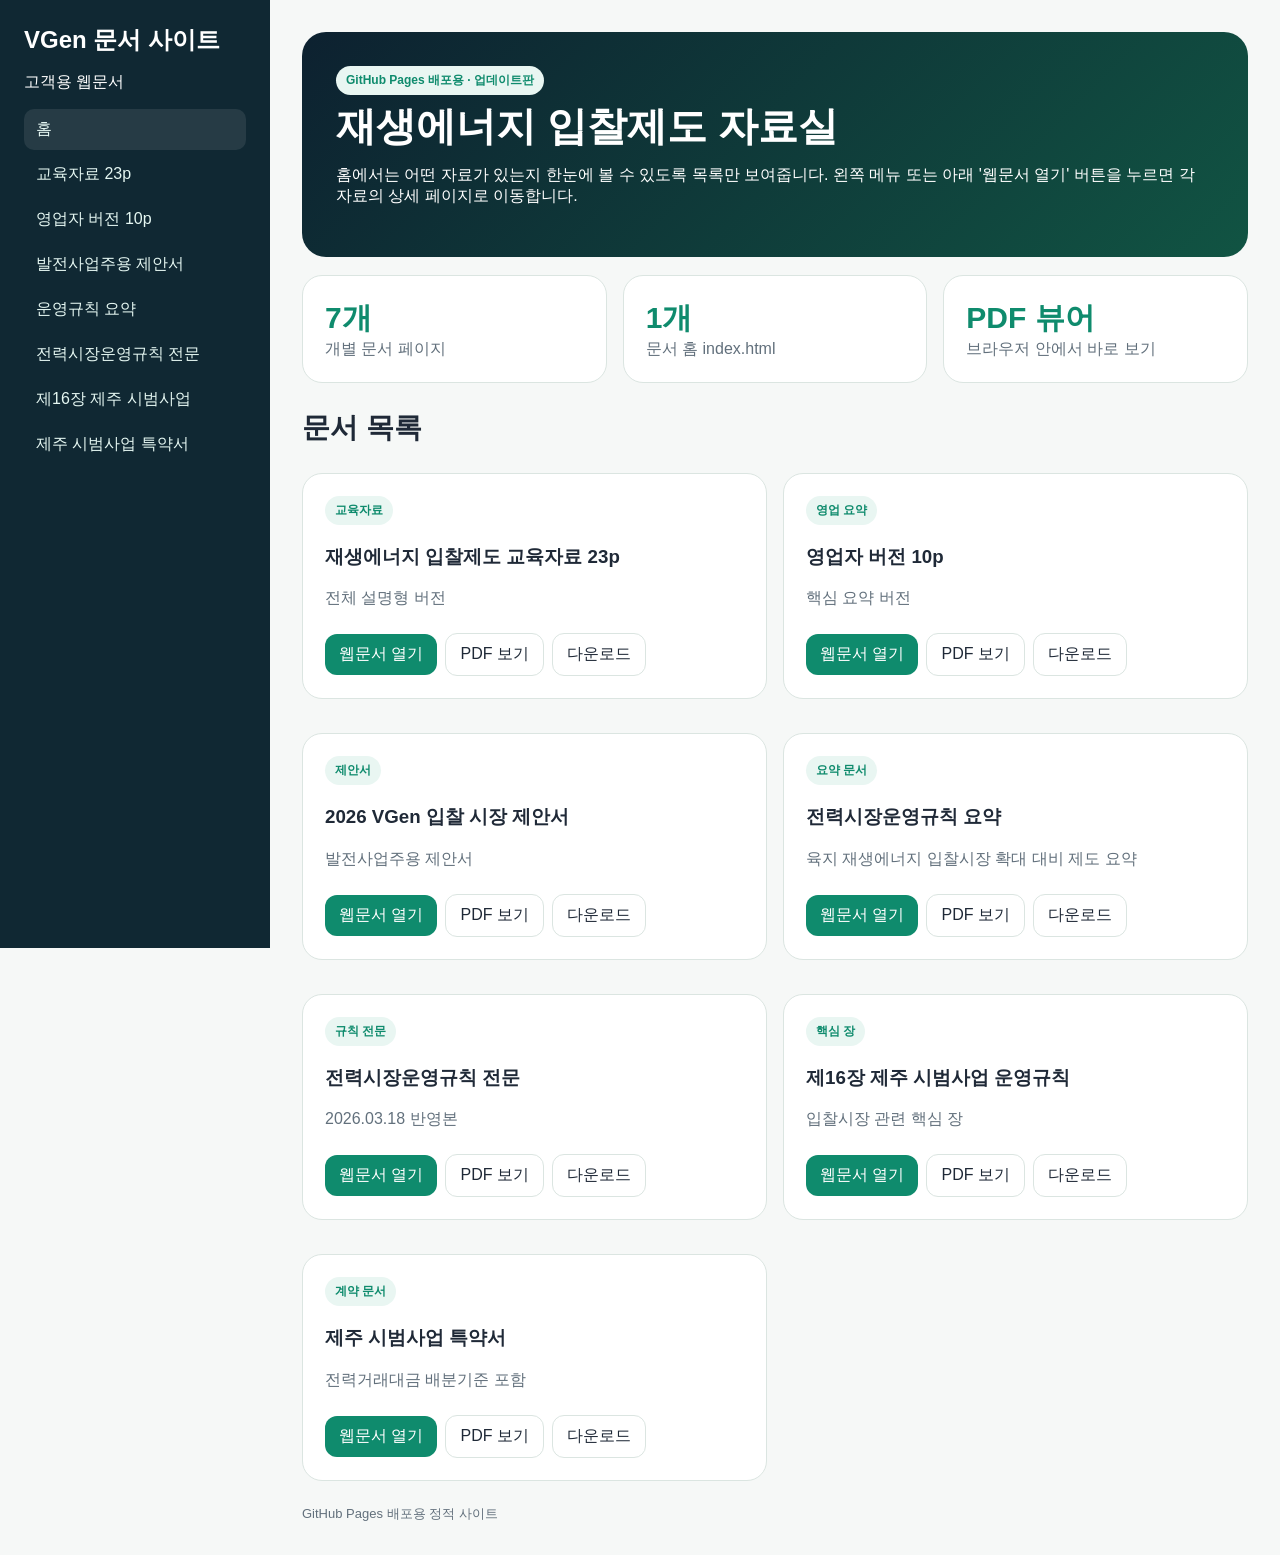
<file: index.html>
<!doctype html><html lang="ko"><head><meta charset="utf-8"><meta name="viewport" content="width=device-width, initial-scale=1"><title>VGen 문서 사이트</title><link rel="stylesheet" href="assets/style.css"></head><body><div class="layout"><aside class="sidebar"><div class="brand">VGen 문서 사이트</div><p>고객용 웹문서</p><a class="active" href="index.html">홈</a><a class="" href="docs/education-guide.html">교육자료 23p</a><a class="" href="docs/sales-guide.html">영업자 버전 10p</a><a class="" href="docs/proposal-owner.html">발전사업주용 제안서</a><a class="" href="docs/market-rules-summary.html">운영규칙 요약</a><a class="" href="docs/market-rules-full.html">전력시장운영규칙 전문</a><a class="" href="docs/market-rules-ch16.html">제16장 제주 시범사업</a><a class="" href="docs/jeju-special-terms.html">제주 시범사업 특약서</a></aside><main class="main">
<section class="hero"><div class="badge">GitHub Pages 배포용 · 업데이트판</div><h1>재생에너지 입찰제도 자료실</h1><p>홈에서는 어떤 자료가 있는지 한눈에 볼 수 있도록 목록만 보여줍니다. 왼쪽 메뉴 또는 아래 '웹문서 열기' 버튼을 누르면 각 자료의 상세 페이지로 이동합니다.</p></section>
<div class="cards3">
<div class="card"><div class="kpi">7개</div><div class="muted">개별 문서 페이지</div></div>
<div class="card"><div class="kpi">1개</div><div class="muted">문서 홈 index.html</div></div>
<div class="card"><div class="kpi">PDF 뷰어</div><div class="muted">브라우저 안에서 바로 보기</div></div>
</div>
<h2>문서 목록</h2>
<div class="grid">
<div class="card"><div class="badge">교육자료</div><h3>재생에너지 입찰제도 교육자료 23p</h3><p class="muted">전체 설명형 버전</p><a class="btn" href="docs/education-guide.html">웹문서 열기</a><a class="btn secondary" href="pdf/VGEN_입찰제도교육자료_23p.pdf" target="_blank">PDF 보기</a><a class="btn secondary" href="pdf/VGEN_입찰제도교육자료_23p.pdf" download>다운로드</a></div>
<div class="card"><div class="badge">영업 요약</div><h3>영업자 버전 10p</h3><p class="muted">핵심 요약 버전</p><a class="btn" href="docs/sales-guide.html">웹문서 열기</a><a class="btn secondary" href="pdf/VGEN_입찰제도교육자료_영업자버전_10p.pdf" target="_blank">PDF 보기</a><a class="btn secondary" href="pdf/VGEN_입찰제도교육자료_영업자버전_10p.pdf" download>다운로드</a></div>
<div class="card"><div class="badge">제안서</div><h3>2026 VGen 입찰 시장 제안서</h3><p class="muted">발전사업주용 제안서</p><a class="btn" href="docs/proposal-owner.html">웹문서 열기</a><a class="btn secondary" href="pdf/VGEN_입찰시장제안서_발전사업주용_2026.pdf" target="_blank">PDF 보기</a><a class="btn secondary" href="pdf/VGEN_입찰시장제안서_발전사업주용_2026.pdf" download>다운로드</a></div>
<div class="card"><div class="badge">요약 문서</div><h3>전력시장운영규칙 요약</h3><p class="muted">육지 재생에너지 입찰시장 확대 대비 제도 요약</p><a class="btn" href="docs/market-rules-summary.html">웹문서 열기</a><a class="btn secondary" href="pdf/VGEN_전력시장운영규칙요약.pdf" target="_blank">PDF 보기</a><a class="btn secondary" href="pdf/VGEN_전력시장운영규칙요약.pdf" download>다운로드</a></div>
<div class="card"><div class="badge">규칙 전문</div><h3>전력시장운영규칙 전문</h3><p class="muted">2026.03.18 반영본</p><a class="btn" href="docs/market-rules-full.html">웹문서 열기</a><a class="btn secondary" href="pdf/VGEN_전력시장운영규칙전문_20260318.pdf" target="_blank">PDF 보기</a><a class="btn secondary" href="pdf/VGEN_전력시장운영규칙전문_20260318.pdf" download>다운로드</a></div>
<div class="card"><div class="badge">핵심 장</div><h3>제16장 제주 시범사업 운영규칙</h3><p class="muted">입찰시장 관련 핵심 장</p><a class="btn" href="docs/market-rules-ch16.html">웹문서 열기</a><a class="btn secondary" href="pdf/VGEN_전력시장운영규칙_제16장_제주시범사업.pdf" target="_blank">PDF 보기</a><a class="btn secondary" href="pdf/VGEN_전력시장운영규칙_제16장_제주시범사업.pdf" download>다운로드</a></div>
<div class="card"><div class="badge">계약 문서</div><h3>제주 시범사업 특약서</h3><p class="muted">전력거래대금 배분기준 포함</p><a class="btn" href="docs/jeju-special-terms.html">웹문서 열기</a><a class="btn secondary" href="pdf/VGEN_제주시범사업특약서.pdf" target="_blank">PDF 보기</a><a class="btn secondary" href="pdf/VGEN_제주시범사업특약서.pdf" download>다운로드</a></div>
</div>
<div class="footer">GitHub Pages 배포용 정적 사이트</div></main></div></body></html>
</file>
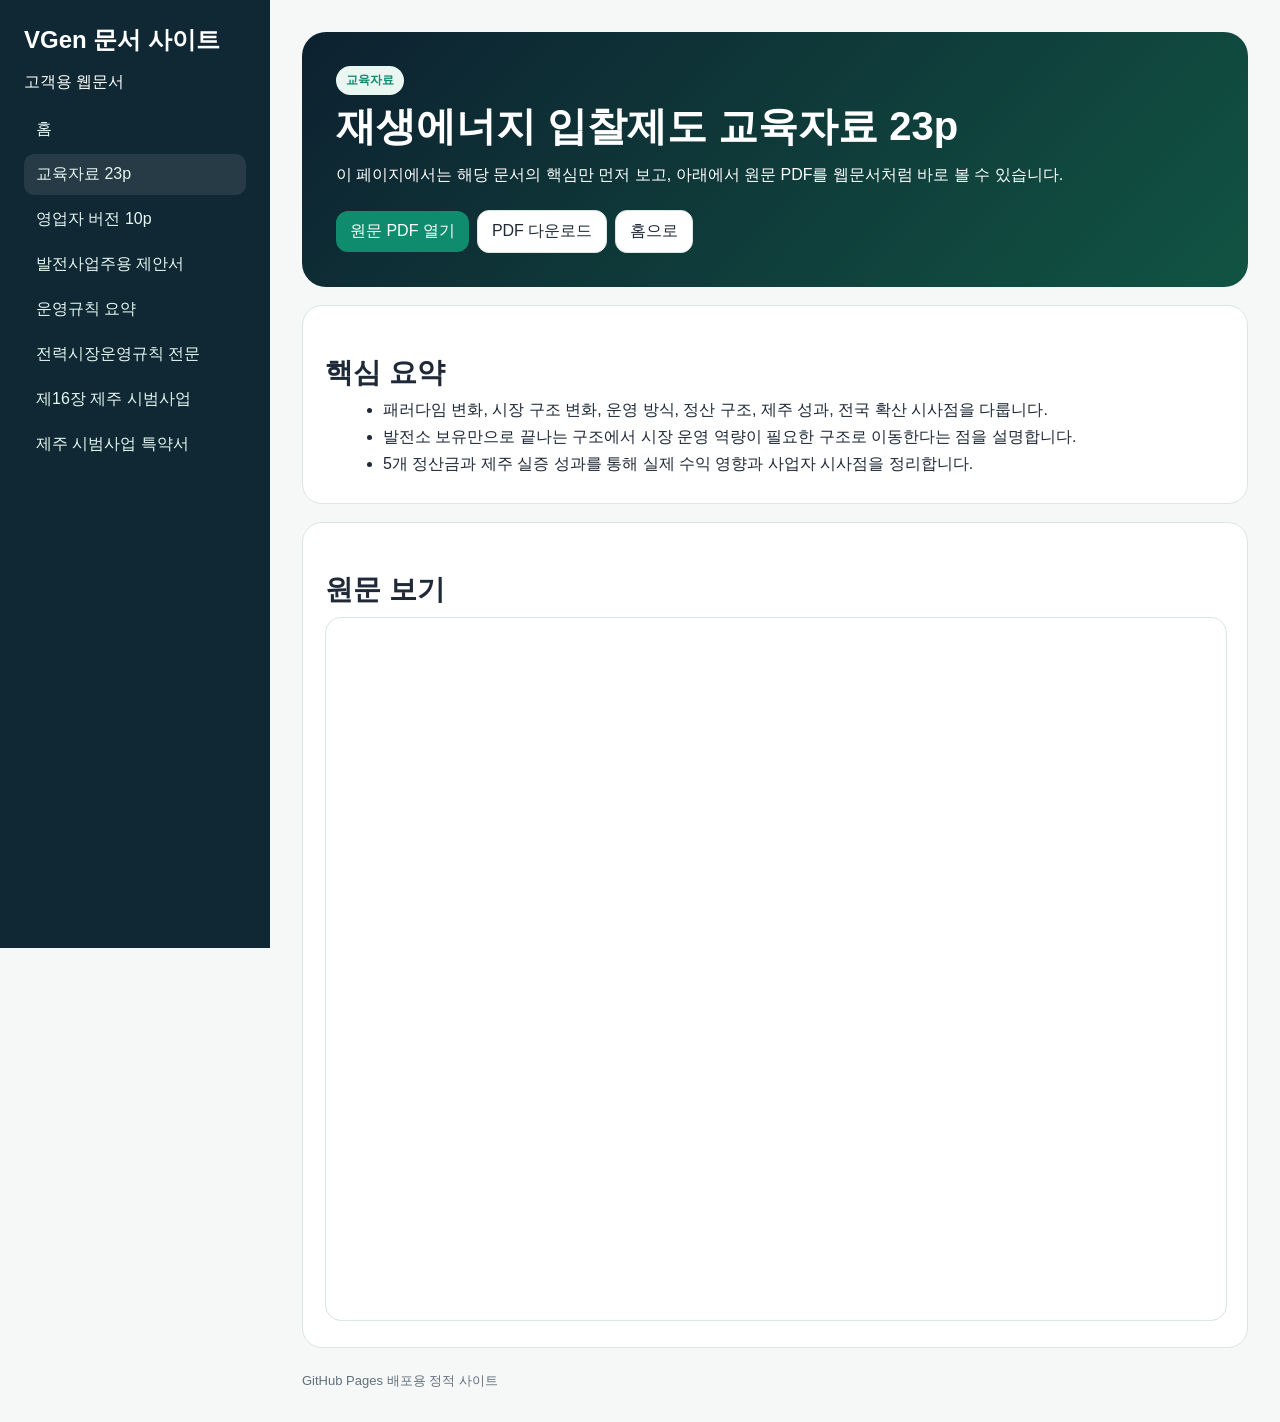
<file: docs/education-guide.html>
<!doctype html><html lang="ko"><head><meta charset="utf-8"><meta name="viewport" content="width=device-width, initial-scale=1"><title>재생에너지 입찰제도 교육자료 23p</title><link rel="stylesheet" href="../assets/style.css"></head><body><div class="layout"><aside class="sidebar"><div class="brand">VGen 문서 사이트</div><p>고객용 웹문서</p><a class="" href="../index.html">홈</a><a class="active" href="../docs/education-guide.html">교육자료 23p</a><a class="" href="../docs/sales-guide.html">영업자 버전 10p</a><a class="" href="../docs/proposal-owner.html">발전사업주용 제안서</a><a class="" href="../docs/market-rules-summary.html">운영규칙 요약</a><a class="" href="../docs/market-rules-full.html">전력시장운영규칙 전문</a><a class="" href="../docs/market-rules-ch16.html">제16장 제주 시범사업</a><a class="" href="../docs/jeju-special-terms.html">제주 시범사업 특약서</a></aside><main class="main">
    <section class="hero"><div class="badge">교육자료</div><h1>재생에너지 입찰제도 교육자료 23p</h1><p>이 페이지에서는 해당 문서의 핵심만 먼저 보고, 아래에서 원문 PDF를 웹문서처럼 바로 볼 수 있습니다.</p><a class="btn" href="../pdf/VGEN_입찰제도교육자료_23p.pdf" target="_blank">원문 PDF 열기</a><a class="btn secondary" href="../pdf/VGEN_입찰제도교육자료_23p.pdf" download>PDF 다운로드</a><a class="btn secondary" href="../index.html">홈으로</a></section>
    <div class="card"><h2>핵심 요약</h2><ul><li>패러다임 변화, 시장 구조 변화, 운영 방식, 정산 구조, 제주 성과, 전국 확산 시사점을 다룹니다.</li><li>발전소 보유만으로 끝나는 구조에서 시장 운영 역량이 필요한 구조로 이동한다는 점을 설명합니다.</li><li>5개 정산금과 제주 실증 성과를 통해 실제 수익 영향과 사업자 시사점을 정리합니다.</li></ul></div>
    <div class="card"><h2>원문 보기</h2><iframe class="pdf" src="../pdf/VGEN_입찰제도교육자료_23p.pdf#zoom=80"></iframe></div>
    <div class="footer">GitHub Pages 배포용 정적 사이트</div></main></div></body></html>
</file>
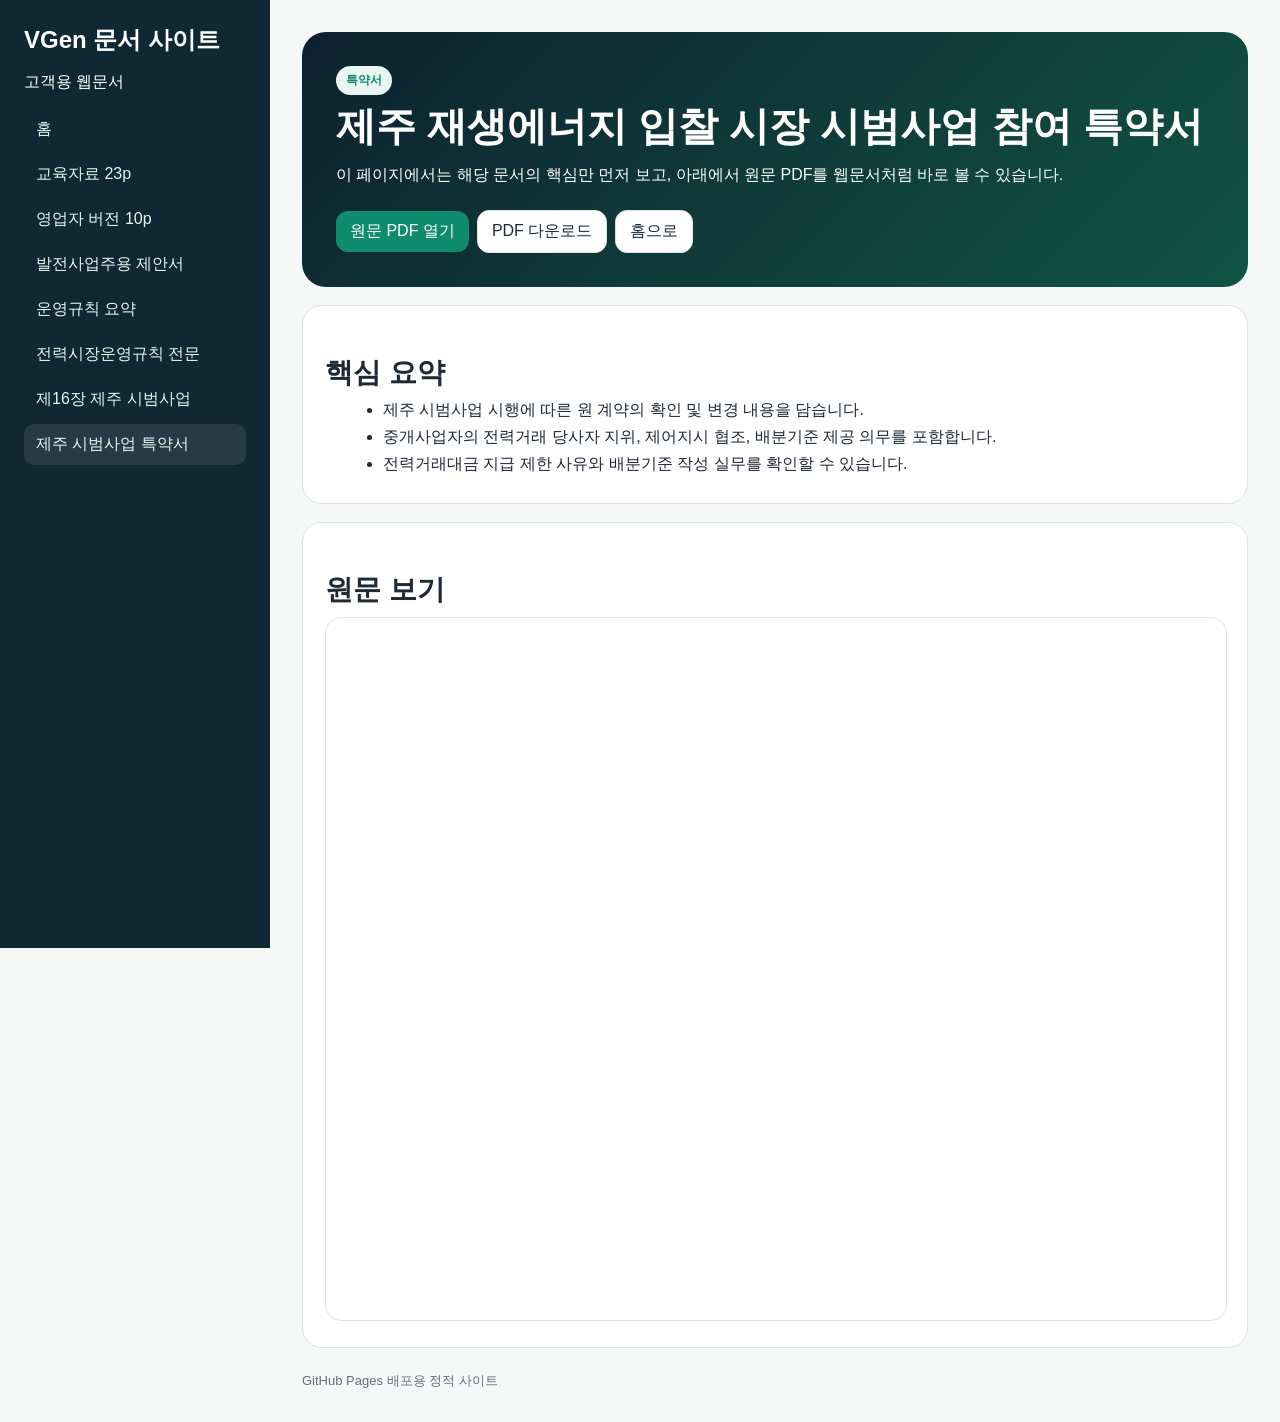
<file: docs/jeju-special-terms.html>
<!doctype html><html lang="ko"><head><meta charset="utf-8"><meta name="viewport" content="width=device-width, initial-scale=1"><title>제주 재생에너지 입찰 시장 시범사업 참여 특약서</title><link rel="stylesheet" href="../assets/style.css"></head><body><div class="layout"><aside class="sidebar"><div class="brand">VGen 문서 사이트</div><p>고객용 웹문서</p><a class="" href="../index.html">홈</a><a class="" href="../docs/education-guide.html">교육자료 23p</a><a class="" href="../docs/sales-guide.html">영업자 버전 10p</a><a class="" href="../docs/proposal-owner.html">발전사업주용 제안서</a><a class="" href="../docs/market-rules-summary.html">운영규칙 요약</a><a class="" href="../docs/market-rules-full.html">전력시장운영규칙 전문</a><a class="" href="../docs/market-rules-ch16.html">제16장 제주 시범사업</a><a class="active" href="../docs/jeju-special-terms.html">제주 시범사업 특약서</a></aside><main class="main">
    <section class="hero"><div class="badge">특약서</div><h1>제주 재생에너지 입찰 시장 시범사업 참여 특약서</h1><p>이 페이지에서는 해당 문서의 핵심만 먼저 보고, 아래에서 원문 PDF를 웹문서처럼 바로 볼 수 있습니다.</p><a class="btn" href="../pdf/VGEN_제주시범사업특약서.pdf" target="_blank">원문 PDF 열기</a><a class="btn secondary" href="../pdf/VGEN_제주시범사업특약서.pdf" download>PDF 다운로드</a><a class="btn secondary" href="../index.html">홈으로</a></section>
    <div class="card"><h2>핵심 요약</h2><ul><li>제주 시범사업 시행에 따른 원 계약의 확인 및 변경 내용을 담습니다.</li><li>중개사업자의 전력거래 당사자 지위, 제어지시 협조, 배분기준 제공 의무를 포함합니다.</li><li>전력거래대금 지급 제한 사유와 배분기준 작성 실무를 확인할 수 있습니다.</li></ul></div>
    <div class="card"><h2>원문 보기</h2><iframe class="pdf" src="../pdf/VGEN_제주시범사업특약서.pdf#zoom=80"></iframe></div>
    <div class="footer">GitHub Pages 배포용 정적 사이트</div></main></div></body></html>
</file>
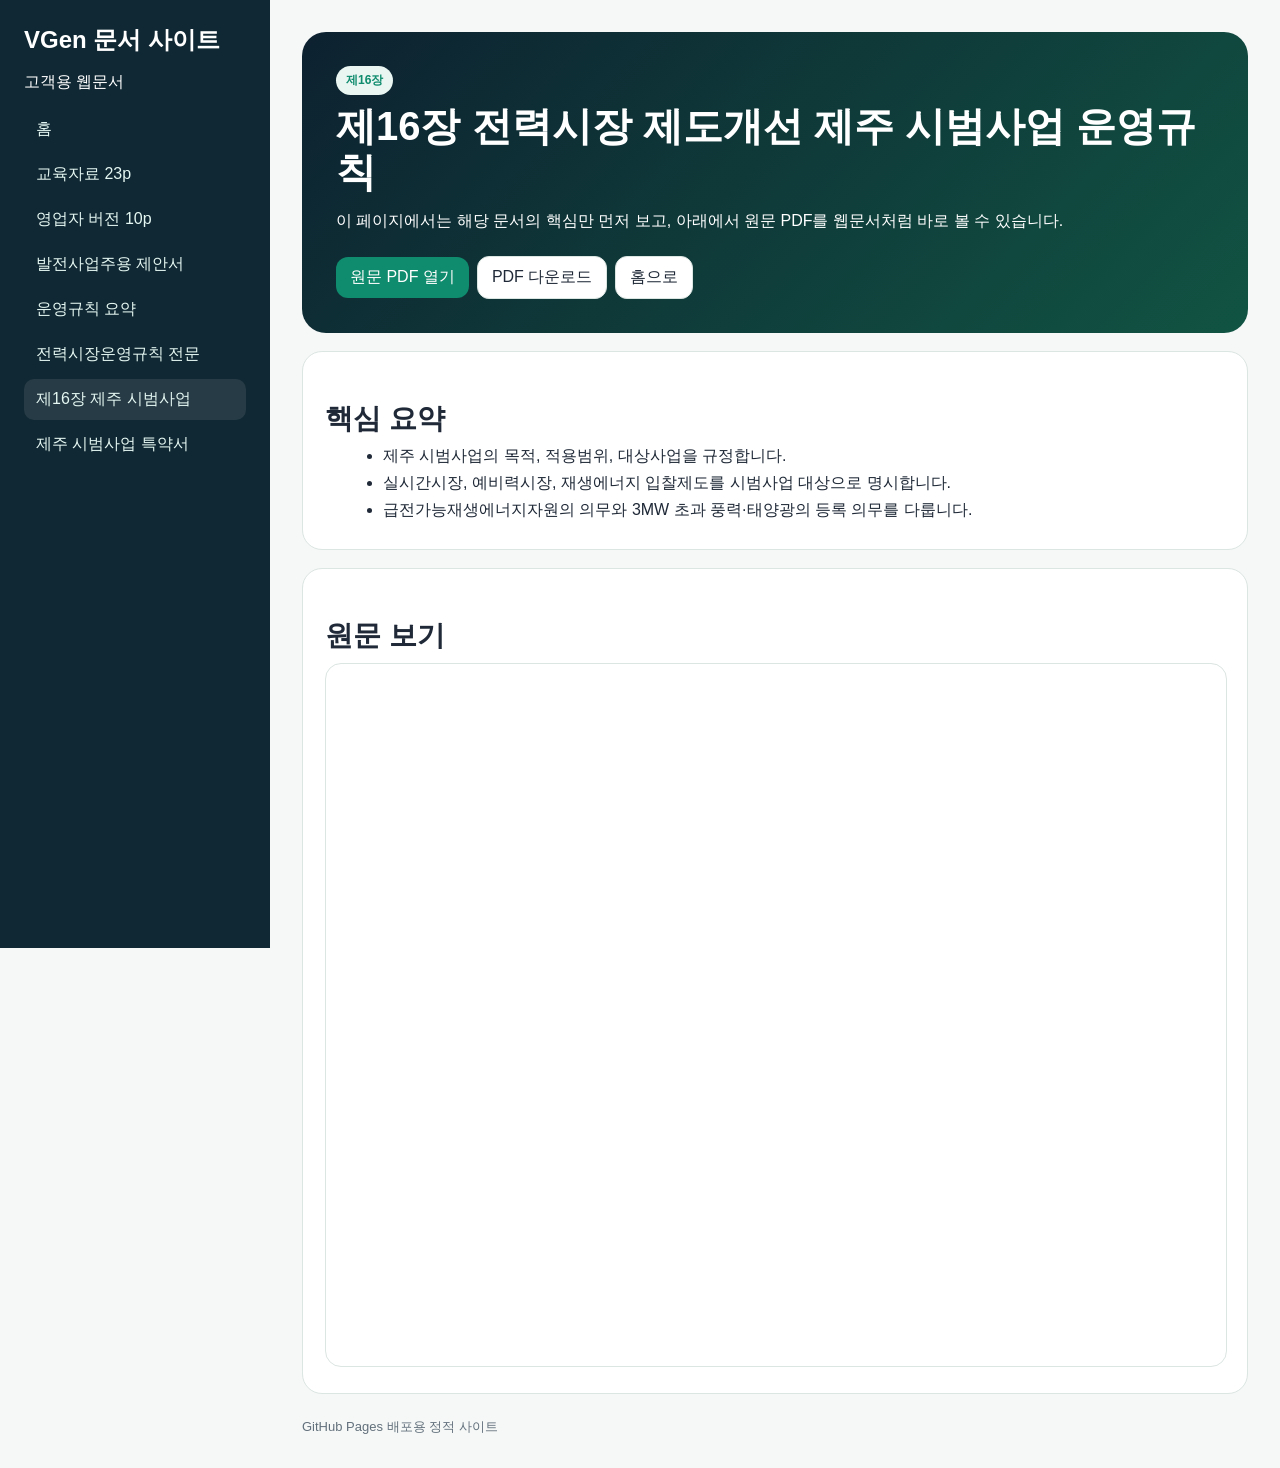
<file: docs/market-rules-ch16.html>
<!doctype html><html lang="ko"><head><meta charset="utf-8"><meta name="viewport" content="width=device-width, initial-scale=1"><title>제16장 전력시장 제도개선 제주 시범사업 운영규칙</title><link rel="stylesheet" href="../assets/style.css"></head><body><div class="layout"><aside class="sidebar"><div class="brand">VGen 문서 사이트</div><p>고객용 웹문서</p><a class="" href="../index.html">홈</a><a class="" href="../docs/education-guide.html">교육자료 23p</a><a class="" href="../docs/sales-guide.html">영업자 버전 10p</a><a class="" href="../docs/proposal-owner.html">발전사업주용 제안서</a><a class="" href="../docs/market-rules-summary.html">운영규칙 요약</a><a class="" href="../docs/market-rules-full.html">전력시장운영규칙 전문</a><a class="active" href="../docs/market-rules-ch16.html">제16장 제주 시범사업</a><a class="" href="../docs/jeju-special-terms.html">제주 시범사업 특약서</a></aside><main class="main">
    <section class="hero"><div class="badge">제16장</div><h1>제16장 전력시장 제도개선 제주 시범사업 운영규칙</h1><p>이 페이지에서는 해당 문서의 핵심만 먼저 보고, 아래에서 원문 PDF를 웹문서처럼 바로 볼 수 있습니다.</p><a class="btn" href="../pdf/VGEN_전력시장운영규칙_제16장_제주시범사업.pdf" target="_blank">원문 PDF 열기</a><a class="btn secondary" href="../pdf/VGEN_전력시장운영규칙_제16장_제주시범사업.pdf" download>PDF 다운로드</a><a class="btn secondary" href="../index.html">홈으로</a></section>
    <div class="card"><h2>핵심 요약</h2><ul><li>제주 시범사업의 목적, 적용범위, 대상사업을 규정합니다.</li><li>실시간시장, 예비력시장, 재생에너지 입찰제도를 시범사업 대상으로 명시합니다.</li><li>급전가능재생에너지자원의 의무와 3MW 초과 풍력·태양광의 등록 의무를 다룹니다.</li></ul></div>
    <div class="card"><h2>원문 보기</h2><iframe class="pdf" src="../pdf/VGEN_전력시장운영규칙_제16장_제주시범사업.pdf#zoom=80"></iframe></div>
    <div class="footer">GitHub Pages 배포용 정적 사이트</div></main></div></body></html>
</file>
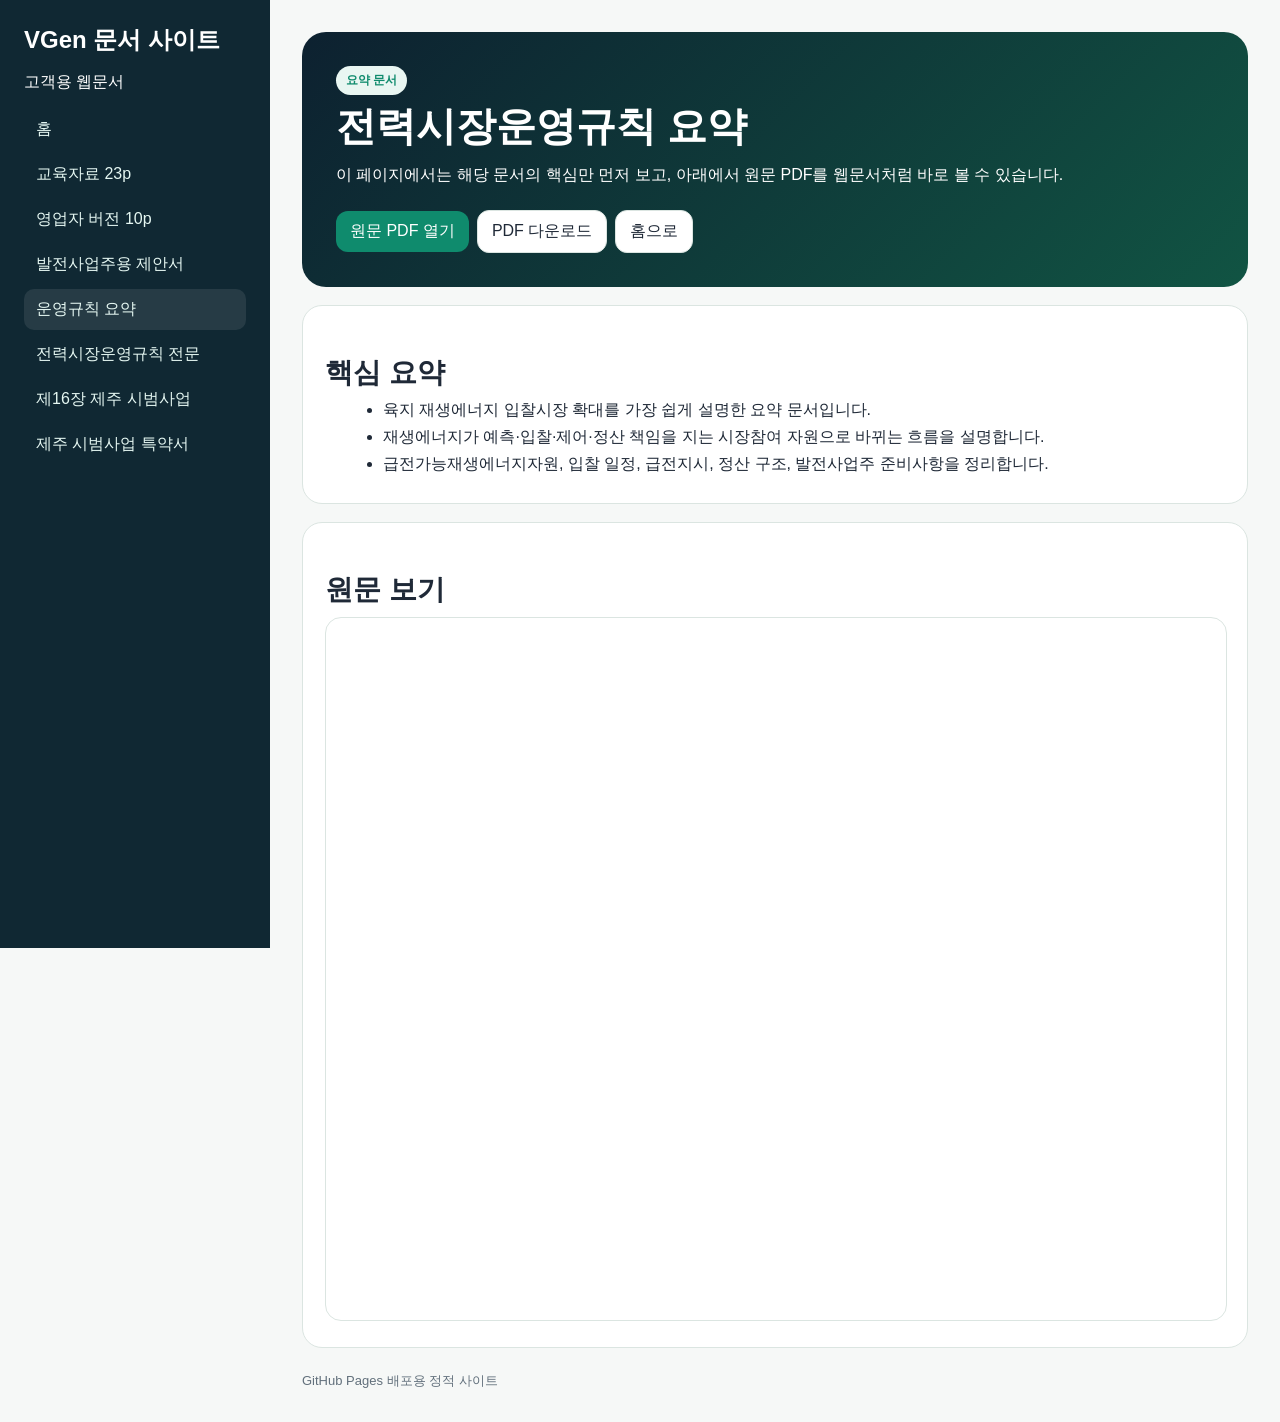
<file: docs/market-rules-summary.html>
<!doctype html><html lang="ko"><head><meta charset="utf-8"><meta name="viewport" content="width=device-width, initial-scale=1"><title>전력시장운영규칙 요약</title><link rel="stylesheet" href="../assets/style.css"></head><body><div class="layout"><aside class="sidebar"><div class="brand">VGen 문서 사이트</div><p>고객용 웹문서</p><a class="" href="../index.html">홈</a><a class="" href="../docs/education-guide.html">교육자료 23p</a><a class="" href="../docs/sales-guide.html">영업자 버전 10p</a><a class="" href="../docs/proposal-owner.html">발전사업주용 제안서</a><a class="active" href="../docs/market-rules-summary.html">운영규칙 요약</a><a class="" href="../docs/market-rules-full.html">전력시장운영규칙 전문</a><a class="" href="../docs/market-rules-ch16.html">제16장 제주 시범사업</a><a class="" href="../docs/jeju-special-terms.html">제주 시범사업 특약서</a></aside><main class="main">
    <section class="hero"><div class="badge">요약 문서</div><h1>전력시장운영규칙 요약</h1><p>이 페이지에서는 해당 문서의 핵심만 먼저 보고, 아래에서 원문 PDF를 웹문서처럼 바로 볼 수 있습니다.</p><a class="btn" href="../pdf/VGEN_전력시장운영규칙요약.pdf" target="_blank">원문 PDF 열기</a><a class="btn secondary" href="../pdf/VGEN_전력시장운영규칙요약.pdf" download>PDF 다운로드</a><a class="btn secondary" href="../index.html">홈으로</a></section>
    <div class="card"><h2>핵심 요약</h2><ul><li>육지 재생에너지 입찰시장 확대를 가장 쉽게 설명한 요약 문서입니다.</li><li>재생에너지가 예측·입찰·제어·정산 책임을 지는 시장참여 자원으로 바뀌는 흐름을 설명합니다.</li><li>급전가능재생에너지자원, 입찰 일정, 급전지시, 정산 구조, 발전사업주 준비사항을 정리합니다.</li></ul></div>
    <div class="card"><h2>원문 보기</h2><iframe class="pdf" src="../pdf/VGEN_전력시장운영규칙요약.pdf#zoom=80"></iframe></div>
    <div class="footer">GitHub Pages 배포용 정적 사이트</div></main></div></body></html>
</file>
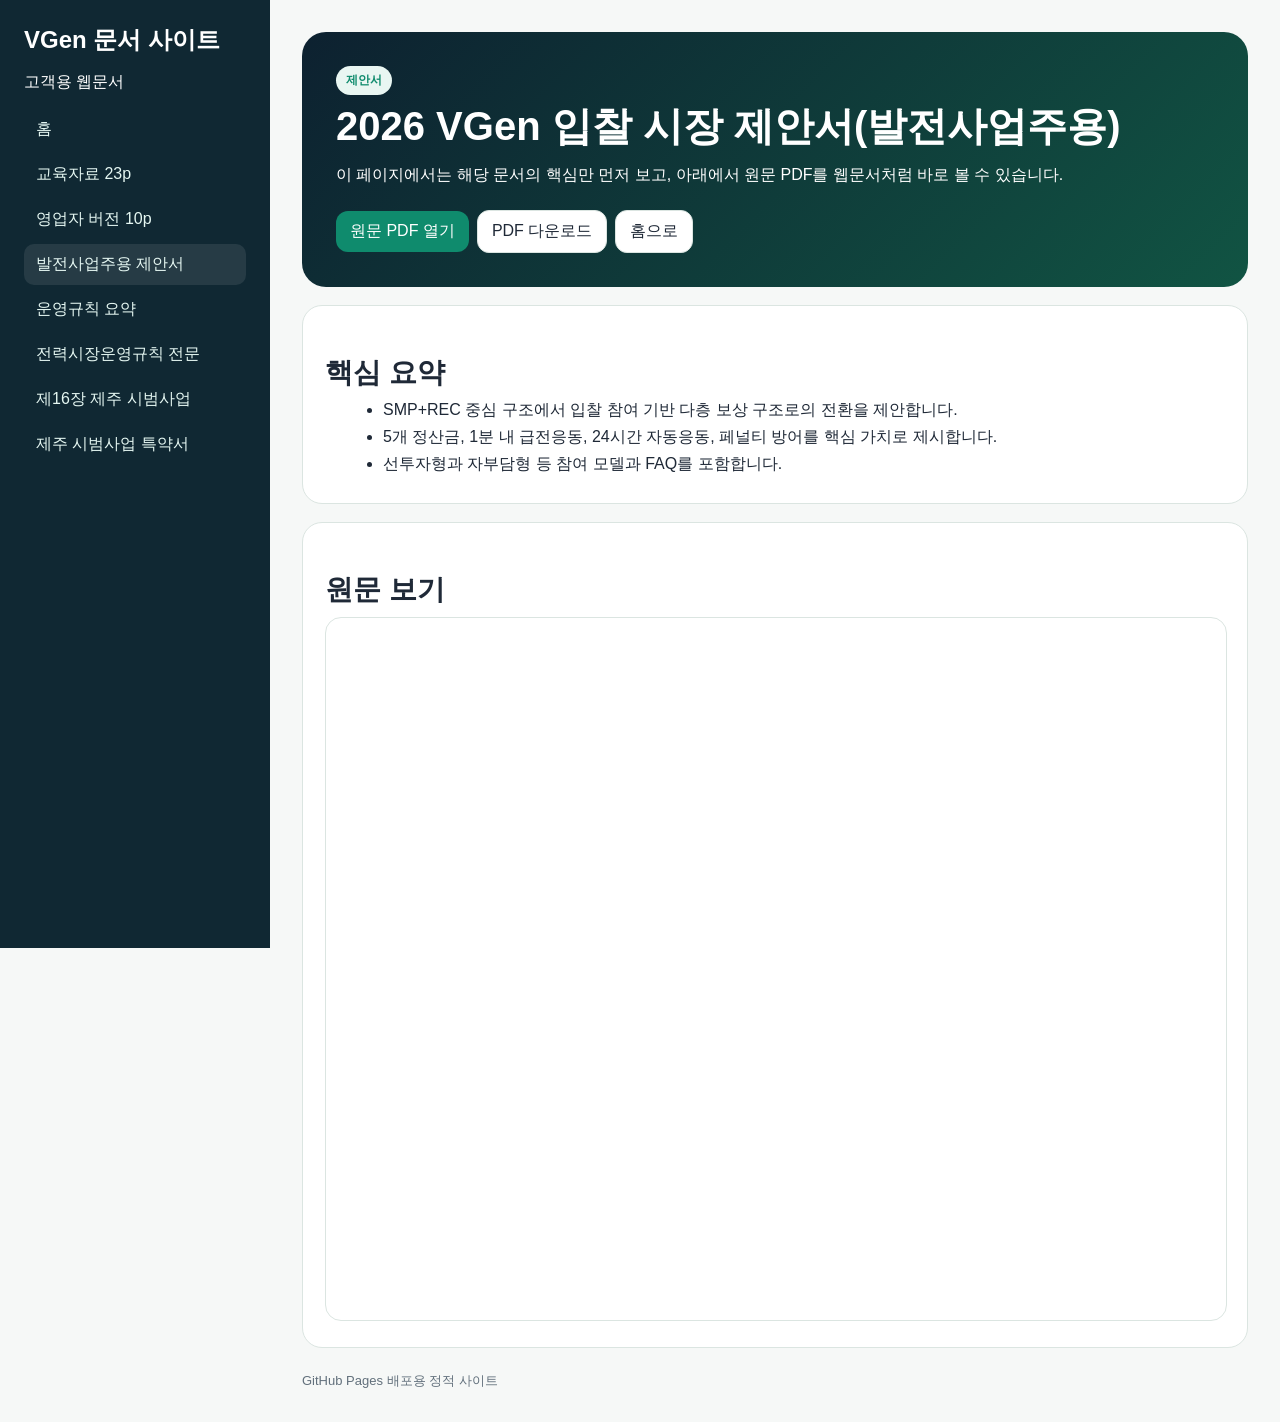
<file: docs/proposal-owner.html>
<!doctype html><html lang="ko"><head><meta charset="utf-8"><meta name="viewport" content="width=device-width, initial-scale=1"><title>2026 VGen 입찰 시장 제안서(발전사업주용)</title><link rel="stylesheet" href="../assets/style.css"></head><body><div class="layout"><aside class="sidebar"><div class="brand">VGen 문서 사이트</div><p>고객용 웹문서</p><a class="" href="../index.html">홈</a><a class="" href="../docs/education-guide.html">교육자료 23p</a><a class="" href="../docs/sales-guide.html">영업자 버전 10p</a><a class="active" href="../docs/proposal-owner.html">발전사업주용 제안서</a><a class="" href="../docs/market-rules-summary.html">운영규칙 요약</a><a class="" href="../docs/market-rules-full.html">전력시장운영규칙 전문</a><a class="" href="../docs/market-rules-ch16.html">제16장 제주 시범사업</a><a class="" href="../docs/jeju-special-terms.html">제주 시범사업 특약서</a></aside><main class="main">
    <section class="hero"><div class="badge">제안서</div><h1>2026 VGen 입찰 시장 제안서(발전사업주용)</h1><p>이 페이지에서는 해당 문서의 핵심만 먼저 보고, 아래에서 원문 PDF를 웹문서처럼 바로 볼 수 있습니다.</p><a class="btn" href="../pdf/VGEN_입찰시장제안서_발전사업주용_2026.pdf" target="_blank">원문 PDF 열기</a><a class="btn secondary" href="../pdf/VGEN_입찰시장제안서_발전사업주용_2026.pdf" download>PDF 다운로드</a><a class="btn secondary" href="../index.html">홈으로</a></section>
    <div class="card"><h2>핵심 요약</h2><ul><li>SMP+REC 중심 구조에서 입찰 참여 기반 다층 보상 구조로의 전환을 제안합니다.</li><li>5개 정산금, 1분 내 급전응동, 24시간 자동응동, 페널티 방어를 핵심 가치로 제시합니다.</li><li>선투자형과 자부담형 등 참여 모델과 FAQ를 포함합니다.</li></ul></div>
    <div class="card"><h2>원문 보기</h2><iframe class="pdf" src="../pdf/VGEN_입찰시장제안서_발전사업주용_2026.pdf#zoom=80"></iframe></div>
    <div class="footer">GitHub Pages 배포용 정적 사이트</div></main></div></body></html>
</file>
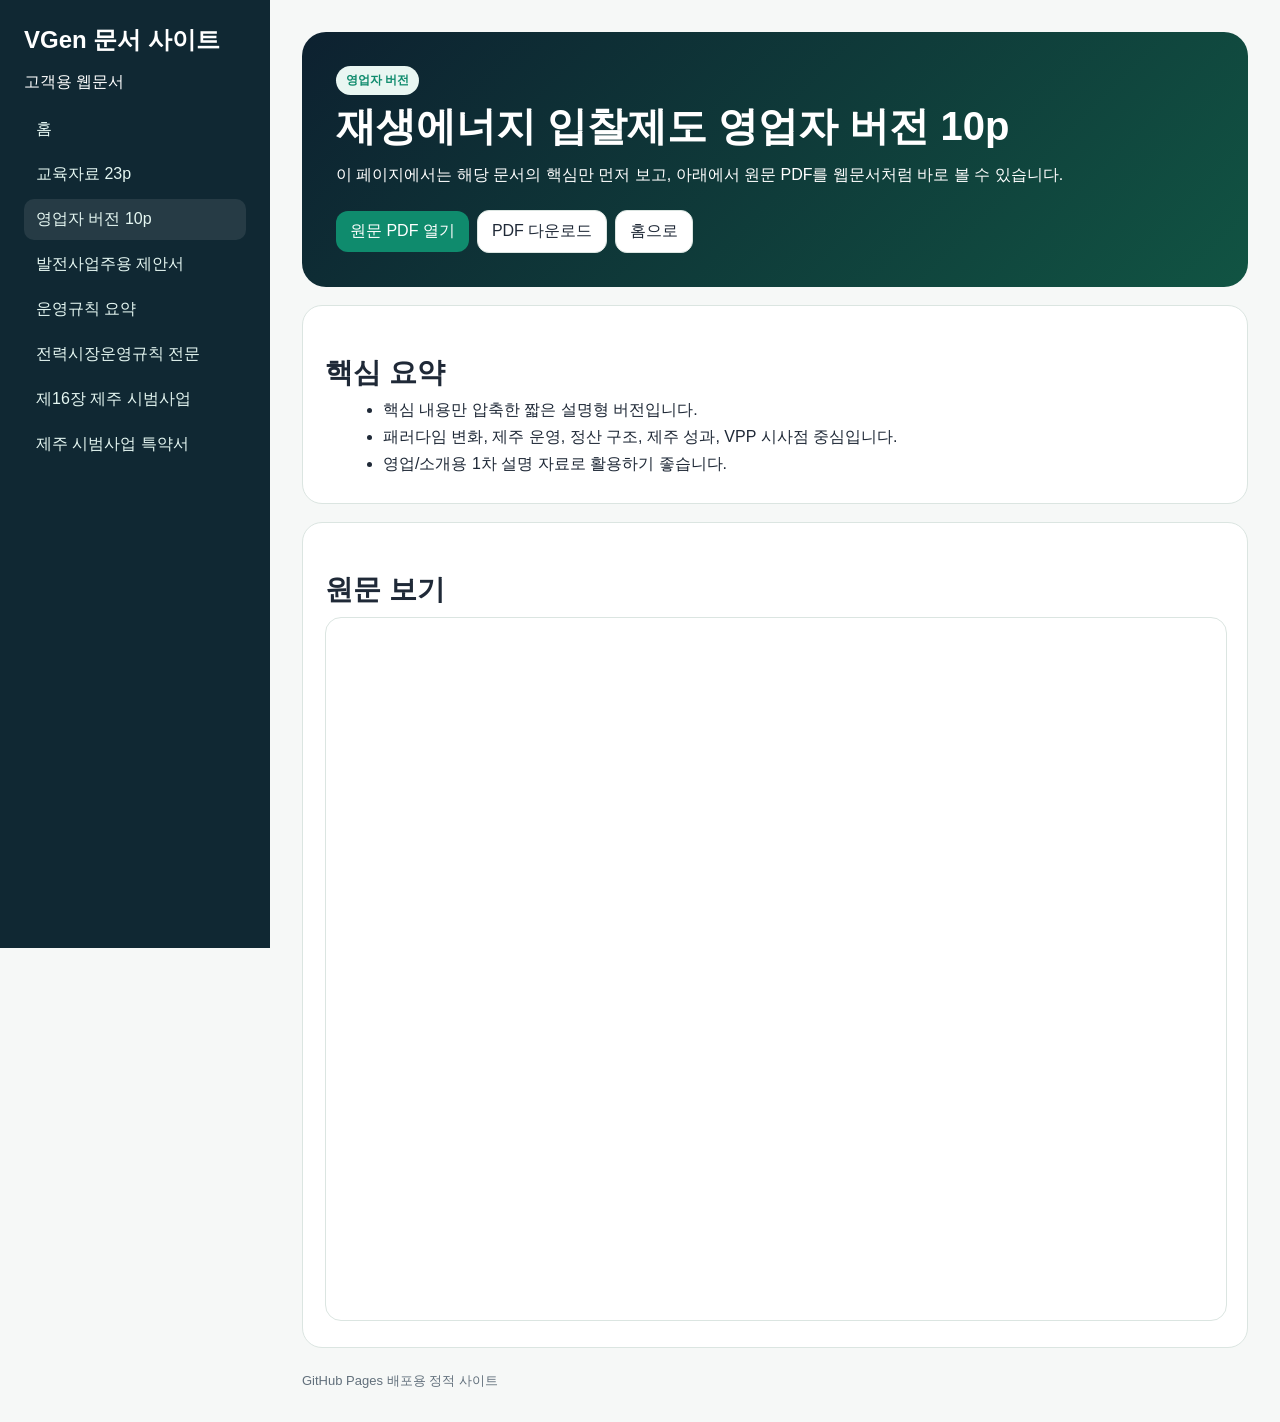
<file: docs/sales-guide.html>
<!doctype html><html lang="ko"><head><meta charset="utf-8"><meta name="viewport" content="width=device-width, initial-scale=1"><title>재생에너지 입찰제도 영업자 버전 10p</title><link rel="stylesheet" href="../assets/style.css"></head><body><div class="layout"><aside class="sidebar"><div class="brand">VGen 문서 사이트</div><p>고객용 웹문서</p><a class="" href="../index.html">홈</a><a class="" href="../docs/education-guide.html">교육자료 23p</a><a class="active" href="../docs/sales-guide.html">영업자 버전 10p</a><a class="" href="../docs/proposal-owner.html">발전사업주용 제안서</a><a class="" href="../docs/market-rules-summary.html">운영규칙 요약</a><a class="" href="../docs/market-rules-full.html">전력시장운영규칙 전문</a><a class="" href="../docs/market-rules-ch16.html">제16장 제주 시범사업</a><a class="" href="../docs/jeju-special-terms.html">제주 시범사업 특약서</a></aside><main class="main">
    <section class="hero"><div class="badge">영업자 버전</div><h1>재생에너지 입찰제도 영업자 버전 10p</h1><p>이 페이지에서는 해당 문서의 핵심만 먼저 보고, 아래에서 원문 PDF를 웹문서처럼 바로 볼 수 있습니다.</p><a class="btn" href="../pdf/VGEN_입찰제도교육자료_영업자버전_10p.pdf" target="_blank">원문 PDF 열기</a><a class="btn secondary" href="../pdf/VGEN_입찰제도교육자료_영업자버전_10p.pdf" download>PDF 다운로드</a><a class="btn secondary" href="../index.html">홈으로</a></section>
    <div class="card"><h2>핵심 요약</h2><ul><li>핵심 내용만 압축한 짧은 설명형 버전입니다.</li><li>패러다임 변화, 제주 운영, 정산 구조, 제주 성과, VPP 시사점 중심입니다.</li><li>영업/소개용 1차 설명 자료로 활용하기 좋습니다.</li></ul></div>
    <div class="card"><h2>원문 보기</h2><iframe class="pdf" src="../pdf/VGEN_입찰제도교육자료_영업자버전_10p.pdf#zoom=80"></iframe></div>
    <div class="footer">GitHub Pages 배포용 정적 사이트</div></main></div></body></html>
</file>
<file: assets/style.css>
body{margin:0;font-family:"Malgun Gothic","Apple SD Gothic Neo",sans-serif;background:#f6f8f7;color:#1f2937}
a{text-decoration:none;color:#0f8b6d}.layout{display:grid;grid-template-columns:270px 1fr;min-height:100vh}
.sidebar{background:#102833;color:#fff;padding:24px;position:sticky;top:0;height:100vh;overflow:auto}.brand{font-size:24px;font-weight:800}
.sidebar a{display:block;color:#e5f7f2;padding:10px 12px;border-radius:10px;margin:4px 0}.sidebar a:hover,.sidebar a.active{background:rgba(255,255,255,.09)}
.main{padding:32px}.hero{background:linear-gradient(135deg,#0d2130,#115443);color:#fff;border-radius:24px;padding:34px}
.cards,.grid{display:grid;grid-template-columns:repeat(2,1fr);gap:16px}.cards3{display:grid;grid-template-columns:repeat(3,1fr);gap:16px}
.card{background:#fff;border:1px solid #dbe5e1;border-radius:20px;padding:22px;margin-top:18px}.badge{display:inline-block;background:#e9f6f2;color:#0f8b6d;font-size:12px;font-weight:700;padding:6px 10px;border-radius:999px}
.kpi{font-size:30px;font-weight:800;color:#0f8b6d}.muted{color:#62707c} .btn{display:inline-block;background:#0f8b6d;color:#fff;padding:10px 14px;border-radius:12px;margin-right:8px;margin-top:8px}
.btn.secondary{background:#fff;color:#1f2937;border:1px solid #dbe5e1}.pdf{width:100%;height:78vh;border:1px solid #dbe5e1;border-radius:16px;background:#fff}.footer{margin-top:24px;color:#62707c;font-size:13px}
ul{margin:8px 0 0 18px}li{margin:6px 0}h1{font-size:40px;line-height:1.15;margin:8px 0 12px}h2{font-size:28px;margin:26px 0 8px}
@media(max-width:960px){.layout{grid-template-columns:1fr}.sidebar{position:relative;height:auto}.cards,.grid,.cards3{grid-template-columns:1fr}.main{padding:20px}h1{font-size:32px}}
</file>
